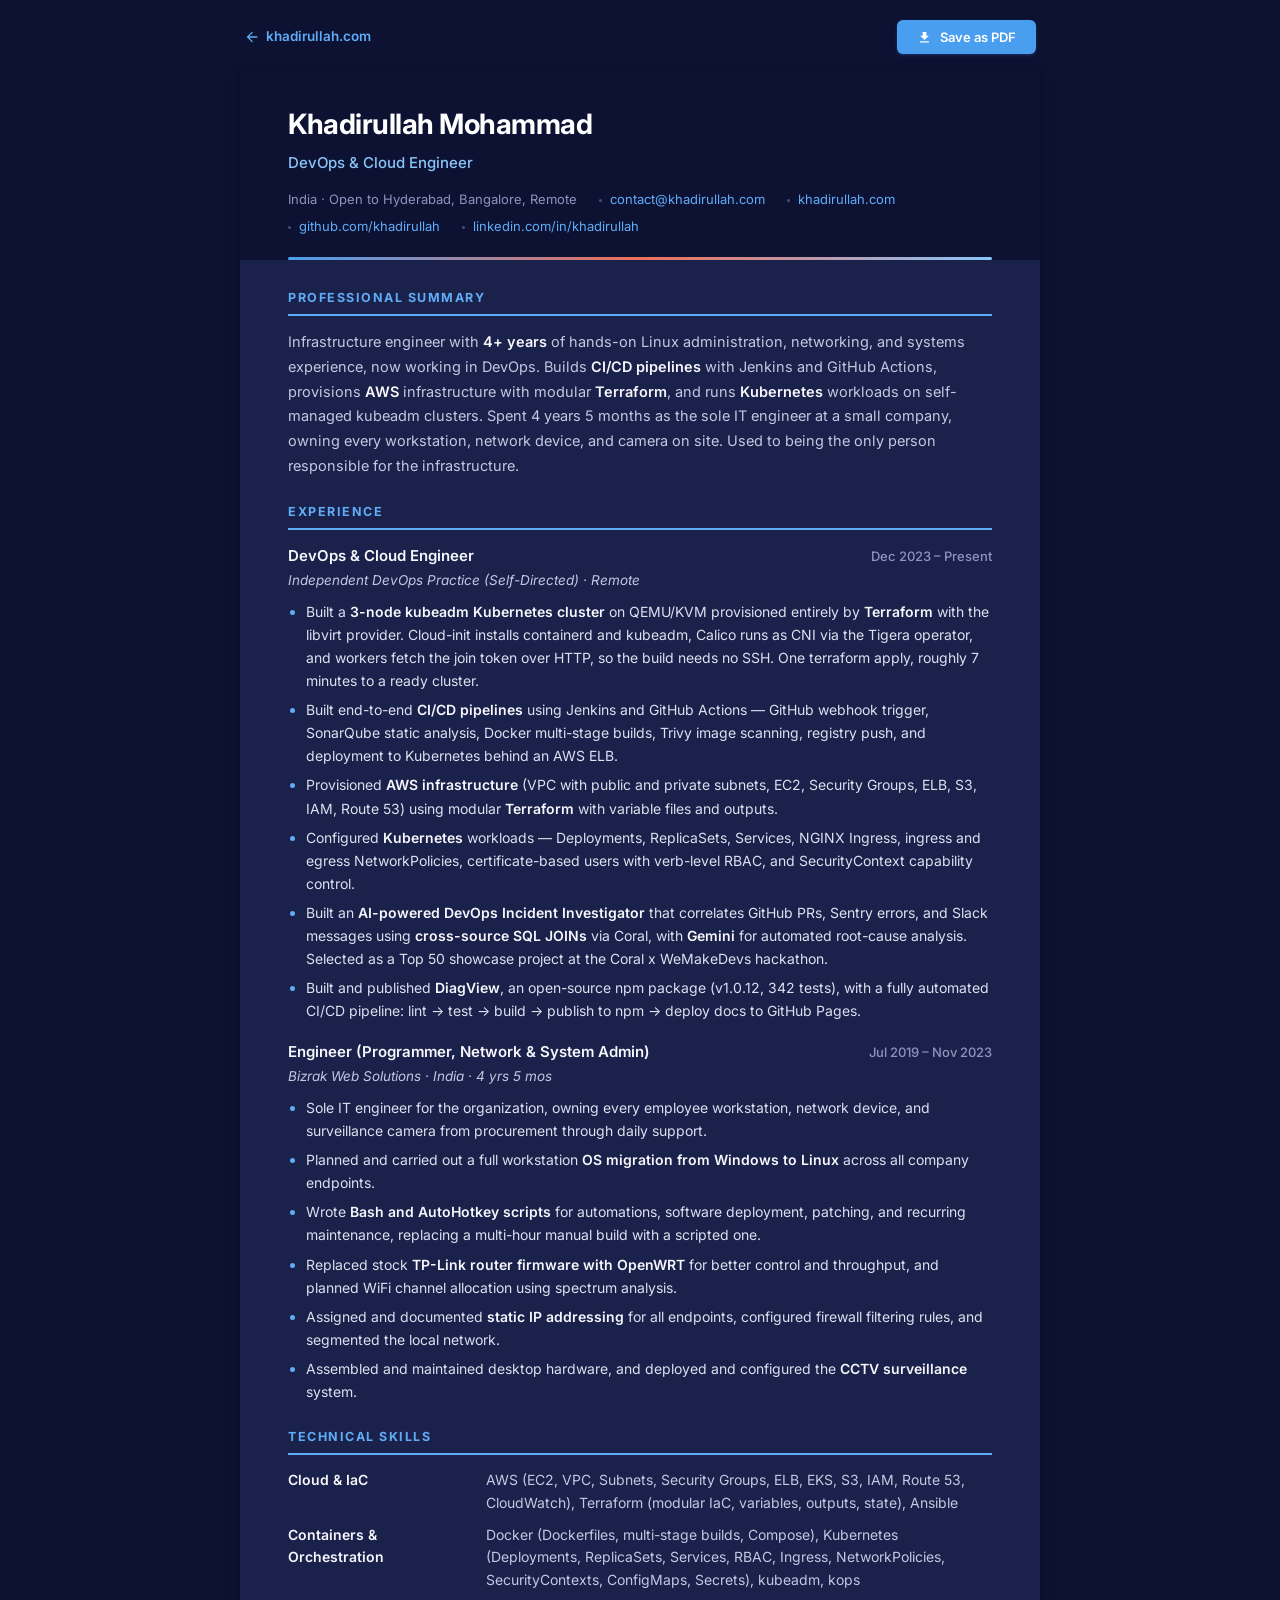
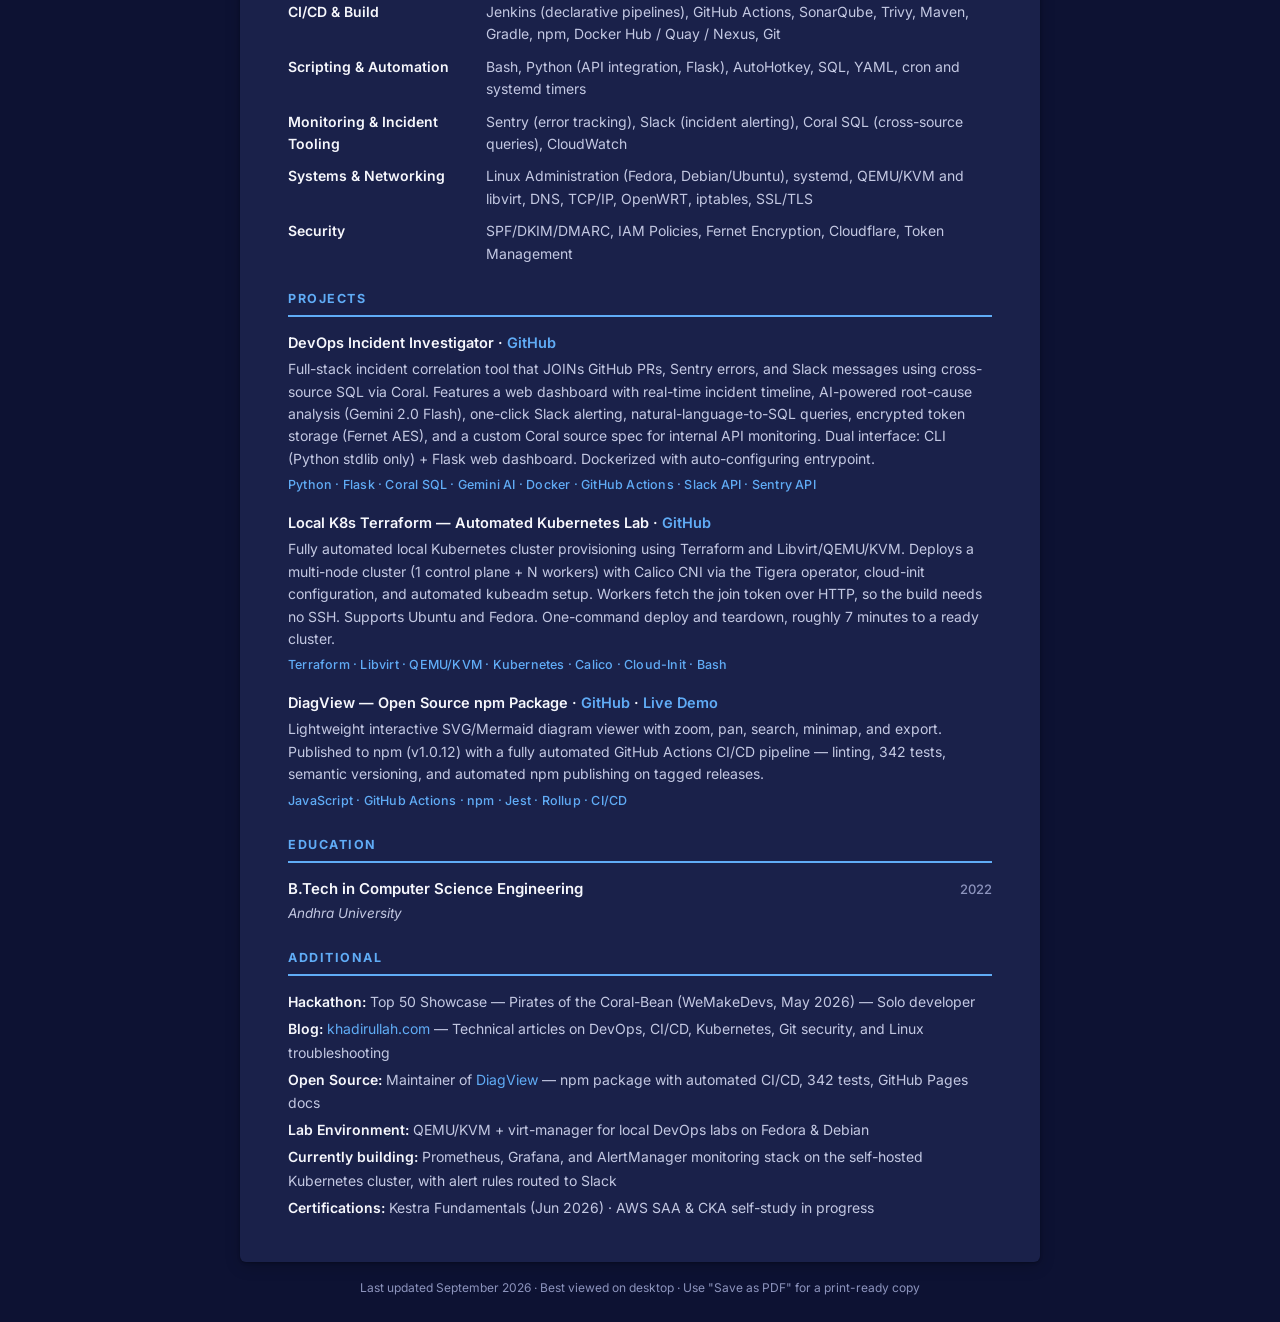
<file: static/resume/index.html>
<!DOCTYPE html>
<html lang="en">

<head>
  <meta charset="UTF-8">
  <meta name="viewport" content="width=device-width, initial-scale=1.0">
  <title>Khadirullah Mohammad — Resume</title>
  <meta name="description" content="Resume of Khadirullah Mohammad — DevOps & Cloud Engineer specializing in CI/CD, Kubernetes, AWS, Terraform, and incident automation.">
  <meta property="og:title" content="Khadirullah Mohammad — Resume">
  <meta property="og:description" content="DevOps & Cloud Engineer | CI/CD, Kubernetes, AWS, Terraform">
  <meta property="og:type" content="website">
  <meta property="og:url" content="https://khadirullah.com/resume/">
  <link rel="canonical" href="https://khadirullah.com/resume/">
  <link rel="icon" href="/favicon.ico">
  <link rel="icon" type="image/png" sizes="32x32" href="/favicon-32x32.png">
  <link rel="icon" type="image/png" sizes="16x16" href="/favicon-16x16.png">
  <link rel="apple-touch-icon" href="/apple-touch-icon.png">
  <link rel="preconnect" href="https://fonts.googleapis.com">
  <link rel="preconnect" href="https://fonts.gstatic.com" crossorigin>
  <link href="https://fonts.googleapis.com/css2?family=Inter:wght@400;500;600;700&display=swap" rel="stylesheet">
  <style>
    *,
    *::before,
    *::after {
      margin: 0;
      padding: 0;
      box-sizing: border-box;
    }

    /* --- Dark Mode (Default) ---
       Mapped onto the Blowfish "burufugu" scheme so the resume matches the rest of
       the site. Values come from themes/blowfish/assets/css/schemes/burufugu.css.
       Site body is neutral-800, links are primary-400. */
    :root {
      --color-primary: #0d1233;
      /* neutral-900 */
      --color-accent: #60acf6;
      /* primary-400 */
      --color-accent-dark: #4a9ef0;
      /* primary-500 */
      --color-text: #eef0f9;
      /* neutral-100 */
      --color-text-secondary: #c3c8e2;
      /* neutral-300 */
      --color-text-muted: #8d94bd;
      /* neutral-400 */
      --color-border: #303761;
      /* neutral-700 */
      --color-bg: #1a214a;
      /* neutral-800, matches site body */
      --color-bg-page: #0d1233;
      /* neutral-900 */
      --color-header-subtitle: #8ac5fa;
      /* primary-300 */
      --color-contact: #8d94bd;
      /* neutral-400 */
      --color-contact-link: #60acf6;
      /* primary-400 */
      --color-contact-dot: #464e7a;
      /* neutral-600 */
      --color-summary-bold: #f6f7fc;
      /* neutral-50 */
      --color-entry-title: #f6f7fc;
      /* neutral-50 */
      --color-entry-li: #dde0f0;
      /* neutral-200 */
      --color-skill-cat: #f6f7fc;
      /* neutral-50 */
      --color-project-link-hover: #8ac5fa;
      /* primary-300 */
    }

    body {
      font-family: 'Inter', -apple-system, BlinkMacSystemFont, 'Segoe UI', sans-serif;
      color: var(--color-text);
      background: var(--color-bg-page);
      line-height: 1.6;
      font-size: 14.5px;
      -webkit-font-smoothing: antialiased;
      -moz-osx-font-smoothing: grayscale;
    }

    .resume {
      max-width: 800px;
      margin: 0 auto;
      background: var(--color-bg);
      box-shadow: 0 1px 3px rgba(0, 0, 0, 0.3), 0 4px 16px rgba(0, 0, 0, 0.2);
      border-radius: 6px;
      overflow: hidden;
    }

    /* --- Header --- */
    .header {
      background: var(--color-primary);
      color: #fff;
      padding: 32px 48px 24px;
      position: relative;
    }

    .header::after {
      content: '';
      position: absolute;
      bottom: 0;
      left: 48px;
      right: 48px;
      height: 3px;
      background: linear-gradient(90deg, #4a9ef0, #f0705a, #8ac5fa);
      border-radius: 2px;
    }

    .header h1 {
      font-size: 28px;
      font-weight: 700;
      letter-spacing: -0.5px;
      margin-bottom: 4px;
    }

    .header .subtitle {
      font-size: 15px;
      font-weight: 500;
      color: var(--color-header-subtitle);
      margin-bottom: 14px;
    }

    .contact-row {
      display: flex;
      flex-wrap: wrap;
      gap: 6px 22px;
      font-size: 13px;
      color: var(--color-contact);
    }

    .contact-row a {
      color: var(--color-contact-link);
      text-decoration: none;
      transition: color 0.15s;
    }

    .contact-row a:hover {
      color: #badefd;
      /* primary-200 */
    }

    .contact-row span::before {
      content: '';
      display: inline-block;
      width: 3px;
      height: 3px;
      background: var(--color-contact-dot);
      border-radius: 50%;
      margin-right: 8px;
      vertical-align: middle;
    }

    .contact-row span:first-child::before {
      display: none;
    }

    /* --- Body --- */
    .body {
      padding: 28px 48px 40px;
    }

    .section {
      margin-bottom: 24px;
    }

    .section:last-child {
      margin-bottom: 0;
    }

    .section-title {
      font-size: 12.5px;
      font-weight: 700;
      text-transform: uppercase;
      letter-spacing: 1.5px;
      color: var(--color-accent);
      border-bottom: 2px solid var(--color-accent);
      padding-bottom: 6px;
      margin-bottom: 14px;
    }

    /* --- Summary --- */
    .summary p {
      color: var(--color-text-secondary);
      font-size: 14.5px;
      line-height: 1.7;
    }

    .summary b {
      color: var(--color-summary-bold);
      font-weight: 600;
    }

    /* --- Experience & Education --- */
    .entry {
      margin-bottom: 18px;
    }

    .entry:last-child {
      margin-bottom: 0;
    }

    .entry-header {
      display: flex;
      justify-content: space-between;
      align-items: baseline;
      margin-bottom: 2px;
    }

    .entry-title {
      font-size: 15px;
      font-weight: 600;
      color: var(--color-entry-title);
    }

    .entry-date {
      font-size: 13px;
      color: var(--color-text-muted);
      white-space: nowrap;
      font-weight: 500;
    }

    .entry-subtitle {
      font-size: 13.5px;
      color: var(--color-text-secondary);
      margin-bottom: 8px;
      font-style: italic;
    }

    .entry ul {
      padding-left: 18px;
    }

    .entry li {
      margin-bottom: 6px;
      color: var(--color-entry-li);
      font-size: 14px;
      line-height: 1.65;
    }

    .entry li::marker {
      color: var(--color-accent);
    }

    .entry li b {
      font-weight: 600;
      color: var(--color-entry-title);
    }

    /* --- Skills --- */
    .skills-grid {
      display: grid;
      grid-template-columns: 180px 1fr;
      gap: 10px 18px;
      font-size: 14px;
    }

    .skill-category {
      font-weight: 600;
      color: var(--color-skill-cat);
    }

    .skill-items {
      color: var(--color-text-secondary);
      line-height: 1.6;
    }

    /* --- Projects --- */
    .project-entry {
      margin-bottom: 16px;
    }

    .project-entry:last-child {
      margin-bottom: 0;
    }

    .project-name {
      font-weight: 600;
      color: var(--color-entry-title);
      font-size: 14.5px;
    }

    .project-name a {
      color: var(--color-accent);
      text-decoration: none;
      transition: color 0.15s;
    }

    .project-name a:hover {
      color: var(--color-project-link-hover);
      text-decoration: underline;
    }

    .project-desc {
      font-size: 14px;
      color: var(--color-text-secondary);
      margin-top: 4px;
      line-height: 1.6;
    }

    .project-tech {
      font-size: 12.5px;
      color: var(--color-accent);
      margin-top: 5px;
      font-weight: 500;
      letter-spacing: 0.2px;
    }

    /* --- Additional --- */
    .additional-list {
      list-style: none;
      padding: 0;
      font-size: 14px;
      color: var(--color-text-secondary);
      line-height: 1.7;
    }

    .additional-list li {
      margin-bottom: 3px;
    }

    .additional-list b {
      color: var(--color-entry-title);
      font-weight: 600;
    }

    .additional-list a {
      color: var(--color-accent);
      text-decoration: none;
    }

    /* --- Top Bar --- */
    .top-bar {
      display: flex;
      justify-content: space-between;
      align-items: center;
      max-width: 800px;
      margin: 20px auto 16px;
      padding: 0 4px;
    }

    .back-link {
      font-family: 'Inter', sans-serif;
      font-size: 13.5px;
      font-weight: 600;
      color: var(--color-accent);
      text-decoration: none;
      display: inline-flex;
      align-items: center;
      gap: 6px;
      transition: color 0.15s;
    }

    .back-link:hover {
      color: var(--color-accent-dark);
    }

    .back-link svg {
      width: 16px;
      height: 16px;
      fill: currentColor;
    }

    .download-btn {
      display: inline-flex;
      align-items: center;
      gap: 8px;
      padding: 9px 20px;
      background: var(--color-accent-dark);
      color: #fff;
      border: none;
      border-radius: 6px;
      font-family: inherit;
      font-size: 13px;
      font-weight: 600;
      cursor: pointer;
      transition: background 0.2s, transform 0.1s, box-shadow 0.2s;
      box-shadow: 0 1px 3px rgba(59, 130, 246, 0.3);
    }

    .download-btn:hover {
      background: #2563eb;
      transform: translateY(-1px);
      box-shadow: 0 4px 12px rgba(59, 130, 246, 0.4);
    }

    .download-btn:active {
      transform: translateY(0);
      box-shadow: 0 1px 3px rgba(59, 130, 246, 0.3);
    }

    .download-btn svg {
      width: 15px;
      height: 15px;
      fill: currentColor;
    }

    /* --- Footer --- */
    .footer-note {
      text-align: center;
      max-width: 800px;
      margin: 16px auto 24px;
      font-size: 12px;
      color: var(--color-text-muted);
    }

    /* --- Mobile --- */
    @media (max-width: 640px) {
      .header {
        padding: 24px 20px 20px;
      }

      .header::after {
        left: 20px;
        right: 20px;
      }

      .header h1 {
        font-size: 22px;
      }

      .body {
        padding: 20px 20px 28px;
      }

      .skills-grid {
        grid-template-columns: 1fr;
        gap: 2px 0;
      }

      .skill-category {
        margin-top: 8px;
      }

      .skill-category:first-child {
        margin-top: 0;
      }

      .entry-header {
        flex-direction: column;
        gap: 2px;
      }

      .entry-date {
        align-self: flex-start;
      }

      .top-bar {
        padding: 0 16px;
        margin: 16px auto 12px;
      }

      .contact-row {
        gap: 4px 12px;
      }
    }

    /* --- Print (White / Printer-Friendly) --- */
    @media print {
      :root {
        --color-accent: #2a62bd;
        --color-accent-dark: #264c98;
        --color-text: #1e293b;
        --color-text-secondary: #475569;
        --color-text-muted: #64748b;
        --color-bg: #ffffff;
        --color-bg-page: #ffffff;
        --color-summary-bold: #1e293b;
        --color-entry-title: #1e293b;
        --color-entry-li: #1e293b;
        --color-skill-cat: #1e293b;
      }

      body {
        background: #fff;
        color: #1e293b;
        font-size: 12.5px;
      }

      .resume {
        margin: 0;
        box-shadow: none;
        border-radius: 0;
        max-width: 100%;
        background: #fff;
      }

      .header {
        background: #fff !important;
        color: #1e293b !important;
        padding: 28px 40px 22px;
        border-bottom: 1px solid #e2e8f0;
      }

      .header h1 {
        color: #0f172a !important;
      }

      .header .subtitle {
        color: #2563eb !important;
      }

      .contact-row {
        color: #475569 !important;
      }

      .contact-row a {
        color: #1e293b !important;
        text-decoration: none !important;
      }

      .contact-row span::before {
        background: #94a3b8 !important;
      }

      .header::after {
        left: 40px;
        right: 40px;
        -webkit-print-color-adjust: exact;
        print-color-adjust: exact;
      }

      .body {
        padding: 22px 40px 28px;
      }

      .section {
        margin-bottom: 16px;
      }

      .section-title {
        font-size: 11px;
        -webkit-print-color-adjust: exact;
        print-color-adjust: exact;
      }

      a {
        color: inherit !important;
        text-decoration: none !important;
      }

      .top-bar,
      .footer-note {
        display: none !important;
      }

      @page {
        margin: 0;
        size: A4;
      }
    }
  </style>
</head>

<body>
  <div class="top-bar">
    <a href="/" class="back-link">
      <svg viewBox="0 0 24 24"><path d="M20 11H7.83l5.59-5.59L12 4l-8 8 8 8 1.41-1.41L7.83 13H20v-2z"/></svg>
      khadirullah.com
    </a>
    <button class="download-btn" onclick="window.print()">
      <svg viewBox="0 0 24 24">
        <path d="M19 9h-4V3H9v6H5l7 7 7-7zM5 18v2h14v-2H5z" />
      </svg>
      Save as PDF
    </button>
  </div>

  <div class="resume">

    <!-- Header -->
    <div class="header">
      <h1>Khadirullah Mohammad</h1>
      <div class="subtitle">DevOps & Cloud Engineer</div>
      <div class="contact-row">
        <span>India · Open to Hyderabad, Bangalore, Remote</span>
        <span><a href="mailto:contact@khadirullah.com">contact@khadirullah.com</a></span>
        <span><a href="https://khadirullah.com">khadirullah.com</a></span>
        <span><a href="https://github.com/khadirullah">github.com/khadirullah</a></span>
        <span><a href="https://linkedin.com/in/khadirullah">linkedin.com/in/khadirullah</a></span>
      </div>
    </div>

    <!-- Body -->
    <div class="body">

      <!-- Summary -->
      <div class="section summary">
        <div class="section-title">Professional Summary</div>
        <p>
          Infrastructure engineer with <b>4+ years</b> of hands-on Linux administration, networking, and systems experience, now working in DevOps. Builds <b>CI/CD pipelines</b> with Jenkins and GitHub Actions, provisions <b>AWS</b> infrastructure with modular <b>Terraform</b>, and runs <b>Kubernetes</b> workloads on self-managed kubeadm clusters. Spent 4 years 5 months as the sole IT engineer at a small company, owning every workstation, network device, and camera on site. Used to being the only person responsible for the infrastructure.
        </p>
      </div>

      <!-- Experience -->
      <div class="section">
        <div class="section-title">Experience</div>

        <div class="entry">
          <div class="entry-header">
            <span class="entry-title">DevOps & Cloud Engineer</span>
            <span class="entry-date">Dec 2023 – Present</span>
          </div>
          <div class="entry-subtitle">Independent DevOps Practice (Self-Directed) · Remote</div>
          <ul>
            <li>Built a <b>3-node kubeadm Kubernetes cluster</b> on QEMU/KVM provisioned entirely by <b>Terraform</b> with the libvirt provider. Cloud-init installs containerd and kubeadm, Calico runs as CNI via the Tigera operator, and workers fetch the join token over HTTP, so the build needs no SSH. One terraform apply, roughly 7 minutes to a ready cluster.</li>
            <li>Built end-to-end <b>CI/CD pipelines</b> using Jenkins and GitHub Actions — GitHub webhook trigger, SonarQube static analysis, Docker multi-stage builds, Trivy image scanning, registry push, and deployment to Kubernetes behind an AWS ELB.</li>
            <li>Provisioned <b>AWS infrastructure</b> (VPC with public and private subnets, EC2, Security Groups, ELB, S3, IAM, Route 53) using modular <b>Terraform</b> with variable files and outputs.</li>
            <li>Configured <b>Kubernetes</b> workloads — Deployments, ReplicaSets, Services, NGINX Ingress, ingress and egress NetworkPolicies, certificate-based users with verb-level RBAC, and SecurityContext capability control.</li>
            <li>Built an <b>AI-powered DevOps Incident Investigator</b> that correlates GitHub PRs, Sentry errors, and Slack messages using <b>cross-source SQL JOINs</b> via Coral, with <b>Gemini</b> for automated root-cause analysis. Selected as a Top 50 showcase project at the Coral x WeMakeDevs hackathon.</li>
            <li>Built and published <b>DiagView</b>, an open-source npm package (v1.0.12, 342 tests), with a fully automated CI/CD pipeline: lint → test → build → publish to npm → deploy docs to GitHub Pages.</li>
          </ul>
        </div>

        <div class="entry">
          <div class="entry-header">
            <span class="entry-title">Engineer (Programmer, Network & System Admin)</span>
            <span class="entry-date">Jul 2019 – Nov 2023</span>
          </div>
          <div class="entry-subtitle">Bizrak Web Solutions · India · 4 yrs 5 mos</div>
          <ul>
            <li>Sole IT engineer for the organization, owning every employee workstation, network device, and surveillance camera from procurement through daily support.</li>
            <li>Planned and carried out a full workstation <b>OS migration from Windows to Linux</b> across all company endpoints.</li>
            <li>Wrote <b>Bash and AutoHotkey scripts</b> for automations, software deployment, patching, and recurring maintenance, replacing a multi-hour manual build with a scripted one.</li>
            <li>Replaced stock <b>TP-Link router firmware with OpenWRT</b> for better control and throughput, and planned WiFi channel allocation using spectrum analysis.</li>
            <li>Assigned and documented <b>static IP addressing</b> for all endpoints, configured firewall filtering rules, and segmented the local network.</li>
            <li>Assembled and maintained desktop hardware, and deployed and configured the <b>CCTV surveillance</b> system.</li>
          </ul>
        </div>
      </div>

      <!-- Skills -->
      <div class="section">
        <div class="section-title">Technical Skills</div>
        <div class="skills-grid">
          <span class="skill-category">Cloud & IaC</span>
          <span class="skill-items">AWS (EC2, VPC, Subnets, Security Groups, ELB, EKS, S3, IAM, Route 53, CloudWatch), Terraform (modular IaC, variables, outputs, state), Ansible</span>

          <span class="skill-category">Containers & Orchestration</span>
          <span class="skill-items">Docker (Dockerfiles, multi-stage builds, Compose), Kubernetes (Deployments, ReplicaSets, Services, RBAC, Ingress, NetworkPolicies, SecurityContexts, ConfigMaps, Secrets), kubeadm, kops</span>

          <span class="skill-category">CI/CD & Build</span>
          <span class="skill-items">Jenkins (declarative pipelines), GitHub Actions, SonarQube, Trivy, Maven, Gradle, npm, Docker Hub / Quay / Nexus, Git</span>

          <span class="skill-category">Scripting & Automation</span>
          <span class="skill-items">Bash, Python (API integration, Flask), AutoHotkey, SQL, YAML, cron and systemd timers</span>

          <span class="skill-category">Monitoring & Incident Tooling</span>
          <span class="skill-items">Sentry (error tracking), Slack (incident alerting), Coral SQL (cross-source queries), CloudWatch</span>

          <span class="skill-category">Systems & Networking</span>
          <span class="skill-items">Linux Administration (Fedora, Debian/Ubuntu), systemd, QEMU/KVM and libvirt, DNS, TCP/IP, OpenWRT, iptables, SSL/TLS</span>

          <span class="skill-category">Security</span>
          <span class="skill-items">SPF/DKIM/DMARC, IAM Policies, Fernet Encryption, Cloudflare, Token Management</span>
        </div>
      </div>

      <!-- Projects -->
      <div class="section">
        <div class="section-title">Projects</div>

        <div class="project-entry">
          <div class="project-name">DevOps Incident Investigator · <a href="https://github.com/khadirullah/devops-incident-investigator">GitHub</a></div>
          <div class="project-desc">Full-stack incident correlation tool that JOINs GitHub PRs, Sentry errors, and Slack messages using cross-source SQL via Coral. Features a web dashboard with real-time incident timeline, AI-powered root-cause analysis (Gemini 2.0 Flash), one-click Slack alerting, natural-language-to-SQL queries, encrypted token storage (Fernet AES), and a custom Coral source spec for internal API monitoring. Dual interface: CLI (Python stdlib only) + Flask web dashboard. Dockerized with auto-configuring entrypoint.</div>
          <div class="project-tech">Python · Flask · Coral SQL · Gemini AI · Docker · GitHub Actions · Slack API · Sentry API</div>
        </div>

        <div class="project-entry">
          <div class="project-name">Local K8s Terraform — Automated Kubernetes Lab · <a href="https://github.com/khadirullah/local-k8s-terraform">GitHub</a></div>
          <div class="project-desc">Fully automated local Kubernetes cluster provisioning using Terraform and Libvirt/QEMU/KVM. Deploys a multi-node cluster (1 control plane + N workers) with Calico CNI via the Tigera operator, cloud-init configuration, and automated kubeadm setup. Workers fetch the join token over HTTP, so the build needs no SSH. Supports Ubuntu and Fedora. One-command deploy and teardown, roughly 7 minutes to a ready cluster.</div>
          <div class="project-tech">Terraform · Libvirt · QEMU/KVM · Kubernetes · Calico · Cloud-Init · Bash</div>
        </div>

        <div class="project-entry">
          <div class="project-name">DiagView — Open Source npm Package · <a href="https://github.com/khadirullah/diagview">GitHub</a> · <a href="https://khadirullah.github.io/diagview/">Live Demo</a></div>
          <div class="project-desc">Lightweight interactive SVG/Mermaid diagram viewer with zoom, pan, search, minimap, and export. Published to npm (v1.0.12) with a fully automated GitHub Actions CI/CD pipeline — linting, 342 tests, semantic versioning, and automated npm publishing on tagged releases.</div>
          <div class="project-tech">JavaScript · GitHub Actions · npm · Jest · Rollup · CI/CD</div>
        </div>

      </div>

      <!-- Education -->
      <div class="section">
        <div class="section-title">Education</div>
        <div class="entry">
          <div class="entry-header">
            <span class="entry-title">B.Tech in Computer Science Engineering</span>
            <span class="entry-date">2022</span>
          </div>
          <div class="entry-subtitle">Andhra University</div>
        </div>
      </div>

      <!-- Additional -->
      <div class="section">
        <div class="section-title">Additional</div>
        <ul class="additional-list">
          <li><b>Hackathon:</b> Top 50 Showcase — Pirates of the Coral-Bean (WeMakeDevs, May 2026) — Solo developer</li>
          <li><b>Blog:</b> <a href="https://khadirullah.com">khadirullah.com</a> — Technical articles on DevOps, CI/CD, Kubernetes, Git security, and Linux troubleshooting</li>
          <li><b>Open Source:</b> Maintainer of <a href="https://github.com/khadirullah/diagview">DiagView</a> — npm package with automated CI/CD, 342 tests, GitHub Pages docs</li>
          <li><b>Lab Environment:</b> QEMU/KVM + virt-manager for local DevOps labs on Fedora & Debian</li>
          <li><b>Currently building:</b> Prometheus, Grafana, and AlertManager monitoring stack on the self-hosted Kubernetes cluster, with alert rules routed to Slack</li>
          <li><b>Certifications:</b> Kestra Fundamentals (Jun 2026) · AWS SAA & CKA self-study in progress</li>
        </ul>
      </div>

    </div>
  </div>

  <div class="footer-note">
    Last updated September 2026 · Best viewed on desktop · Use "Save as PDF" for a print-ready copy
  </div>
</body>

</html>
</file>
